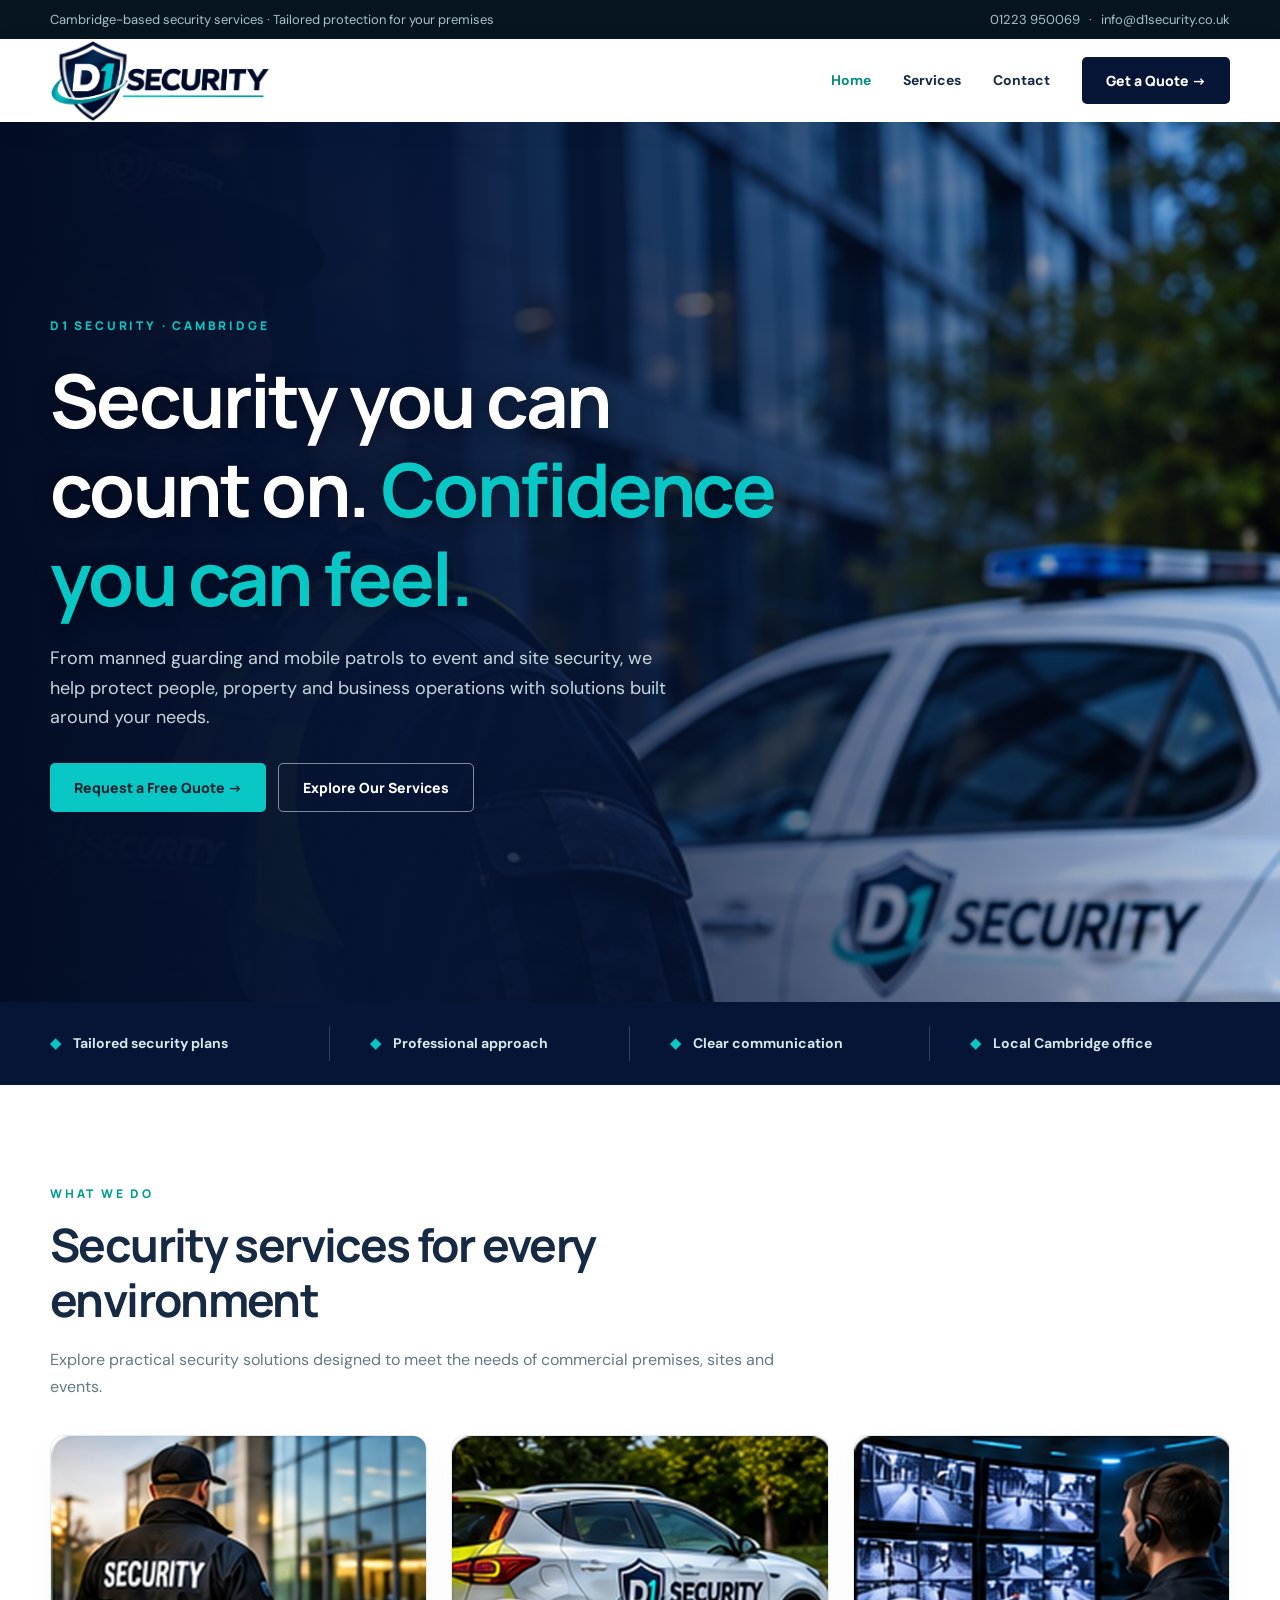
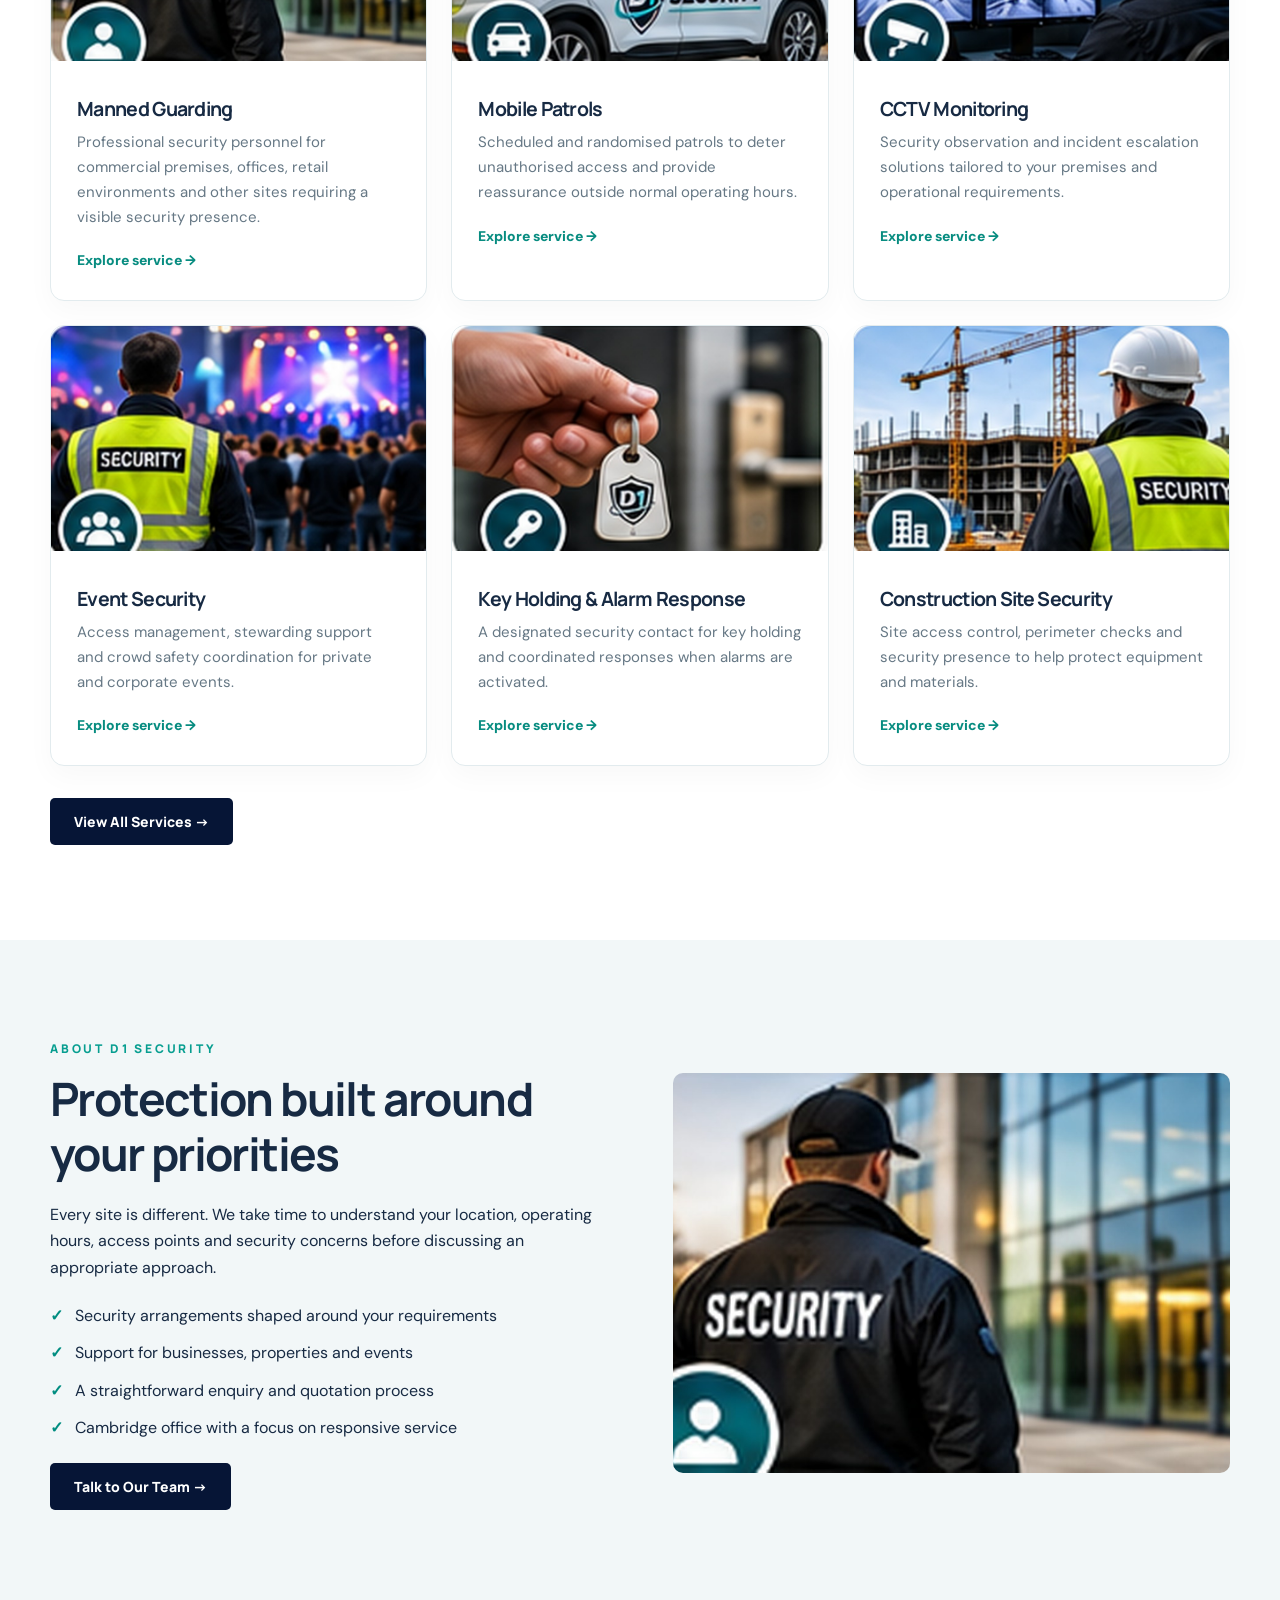
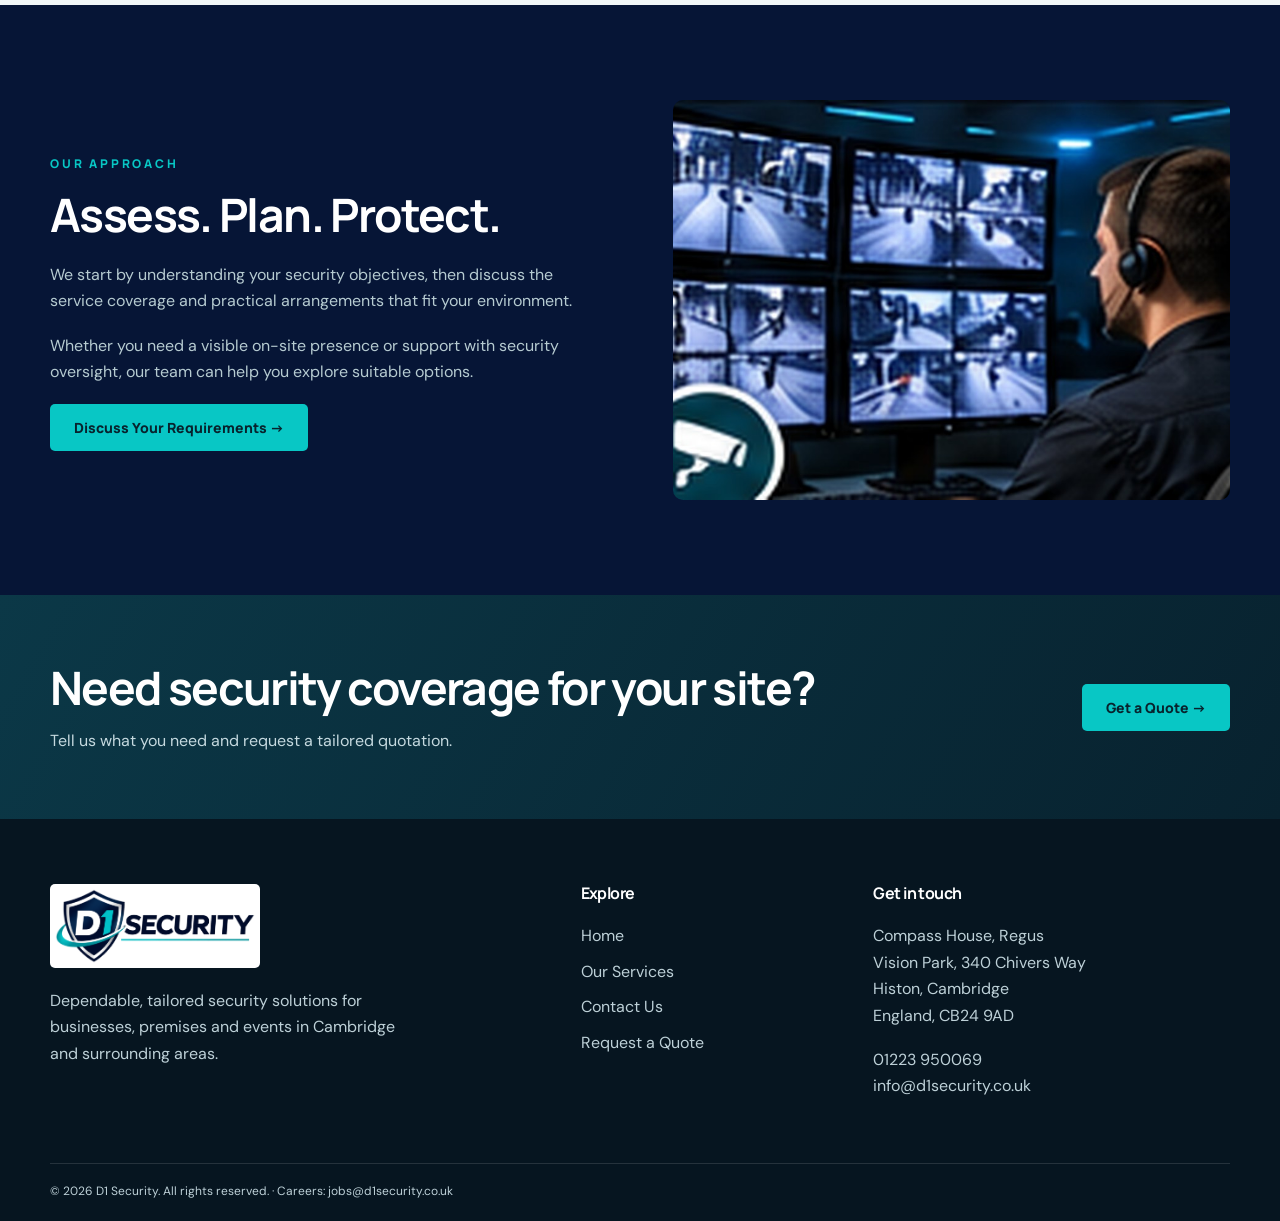
<file: index.html>
<!doctype html><html lang="en"><head><meta charset="utf-8"><meta name="viewport" content="width=device-width,initial-scale=1"><meta name="description" content="D1 Security provides manned guarding, patrols, CCTV monitoring, event security and site protection services in Cambridge."><meta name="theme-color" content="#071d2c"><link rel="icon" type="image/svg+xml" href="/images/favicon.svg"><link rel="stylesheet" href="/assets/css/style.css"><title>Professional Security Services Cambridge | D1 Security</title></head><body><div class="topbar"><div class="wrap"><span>Cambridge-based security services · Tailored protection for your premises</span><span><a href="tel:01223950069">01223 950069</a> &nbsp; · &nbsp; <a href="mailto:info@d1security.co.uk">info@d1security.co.uk</a></span></div></div><header><div class="wrap nav"><a class="brand" href="/" aria-label="D1 Security home"><img class="brand-logo" src="/images/d1-security-logo.png" alt="D1 Security"></a><button class="menu" aria-label="Toggle navigation" aria-expanded="false">☰</button><nav class="links"><a href="/" data-nav="home" class="active">Home</a><a href="/services" data-nav="services">Services</a><a href="/contact" data-nav="contact">Contact</a><a class="btn dark" href="/contact#quote">Get a Quote →</a></nav></div></header><main><section class="hero"><div class="wrap"><div class="hero-content"><span class="eyebrow">D1 Security · Cambridge</span><h1>Security you can count on. <span style="color:var(--mint)">Confidence you can feel.</span></h1><p>From manned guarding and mobile patrols to event and site security, we help protect people, property and business operations with solutions built around your needs.</p><div class="actions"><a class="btn" href="/contact#quote">Request a Free Quote →</a><a class="btn outline" href="/services">Explore Our Services</a></div></div></div></section><div class="trust-strip"><div class="wrap trust-grid"><div><span>◆</span> Tailored security plans</div><div><span>◆</span> Professional approach</div><div><span>◆</span> Clear communication</div><div><span>◆</span> Local Cambridge office</div></div></div><section><div class="wrap"><div class="section-head"><span class="eyebrow">What we do</span><h2>Security services for every environment</h2><p>Explore practical security solutions designed to meet the needs of commercial premises, sites and events.</p></div><div class="grid"><article class="card"><img src="/images/manned-guarding.jpg" alt="Photograph depicting manned guarding" loading="lazy"><div class="card-body"><h3>Manned Guarding</h3><p>Professional security personnel for commercial premises, offices, retail environments and other sites requiring a visible security presence.</p><a class="arrow" href="/services">Explore service →</a></div></article><article class="card"><img src="/images/mobile-patrols.jpg" alt="Photograph depicting mobile patrols" loading="lazy"><div class="card-body"><h3>Mobile Patrols</h3><p>Scheduled and randomised patrols to deter unauthorised access and provide reassurance outside normal operating hours.</p><a class="arrow" href="/services">Explore service →</a></div></article><article class="card"><img src="/images/cctv.jpg" alt="Photograph depicting cctv monitoring" loading="lazy"><div class="card-body"><h3>CCTV Monitoring</h3><p>Security observation and incident escalation solutions tailored to your premises and operational requirements.</p><a class="arrow" href="/services">Explore service →</a></div></article><article class="card"><img src="/images/event-security.jpg" alt="Photograph depicting event security" loading="lazy"><div class="card-body"><h3>Event Security</h3><p>Access management, stewarding support and crowd safety coordination for private and corporate events.</p><a class="arrow" href="/services">Explore service →</a></div></article><article class="card"><img src="/images/keyholding.jpg" alt="Photograph depicting key holding & alarm response" loading="lazy"><div class="card-body"><h3>Key Holding & Alarm Response</h3><p>A designated security contact for key holding and coordinated responses when alarms are activated.</p><a class="arrow" href="/services">Explore service →</a></div></article><article class="card"><img src="/images/construction.jpg" alt="Photograph depicting construction site security" loading="lazy"><div class="card-body"><h3>Construction Site Security</h3><p>Site access control, perimeter checks and security presence to help protect equipment and materials.</p><a class="arrow" href="/services">Explore service →</a></div></article></div><div style="margin-top:32px"><a class="btn dark" href="/services">View All Services →</a></div></div></section><section class="soft"><div class="wrap split"><div><span class="eyebrow">About D1 Security</span><h2>Protection built around your priorities</h2><p>Every site is different. We take time to understand your location, operating hours, access points and security concerns before discussing an appropriate approach.</p><ul class="checks"><li>Security arrangements shaped around your requirements</li><li>Support for businesses, properties and events</li><li>A straightforward enquiry and quotation process</li><li>Cambridge office with a focus on responsive service</li></ul><a href="/contact" class="btn dark">Talk to Our Team →</a></div><img src="/images/security-officer.jpg" alt="Security officer outside commercial premises" loading="lazy"></div></section><section class="dark-section"><div class="wrap split"><div><span class="eyebrow">Our approach</span><h2>Assess. Plan. Protect.</h2><p>We start by understanding your security objectives, then discuss the service coverage and practical arrangements that fit your environment.</p><p>Whether you need a visible on-site presence or support with security oversight, our team can help you explore suitable options.</p><a href="/contact#quote" class="btn">Discuss Your Requirements →</a></div><img src="/images/security-control-room.jpg" alt="Security monitoring control room" loading="lazy"></div></section><div class="cta"><div class="wrap"><div><h2>Need security coverage for your site?</h2><p>Tell us what you need and request a tailored quotation.</p></div><a class="btn" href="/contact#quote">Get a Quote →</a></div></div></main><footer><div class="wrap"><div class="footer-grid"><div><a class="brand" href="/" aria-label="D1 Security home"><img class="brand-logo" src="/images/d1-security-logo.png" alt="D1 Security"></a><p style="margin-top:20px;max-width:360px">Dependable, tailored security solutions for businesses, premises and events in Cambridge and surrounding areas.</p></div><div><h4>Explore</h4><div class="footer-links"><a href="/">Home</a><a href="/services">Our Services</a><a href="/contact">Contact Us</a><a href="/contact#quote">Request a Quote</a></div></div><div><h4>Get in touch</h4><p>Compass House, Regus<br>Vision Park, 340 Chivers Way<br>Histon, Cambridge<br>England, CB24 9AD</p><p><a href="tel:01223950069">01223 950069</a><br><a href="mailto:info@d1security.co.uk">info@d1security.co.uk</a></p></div></div><div class="bottom">© <span id="year"></span> D1 Security. All rights reserved. · <a href="mailto:jobs@d1security.co.uk">Careers: jobs@d1security.co.uk</a></div></div></footer><script src="/assets/js/main.js"></script><script>document.getElementById('year').textContent=new Date().getFullYear()</script></body></html>
</file>
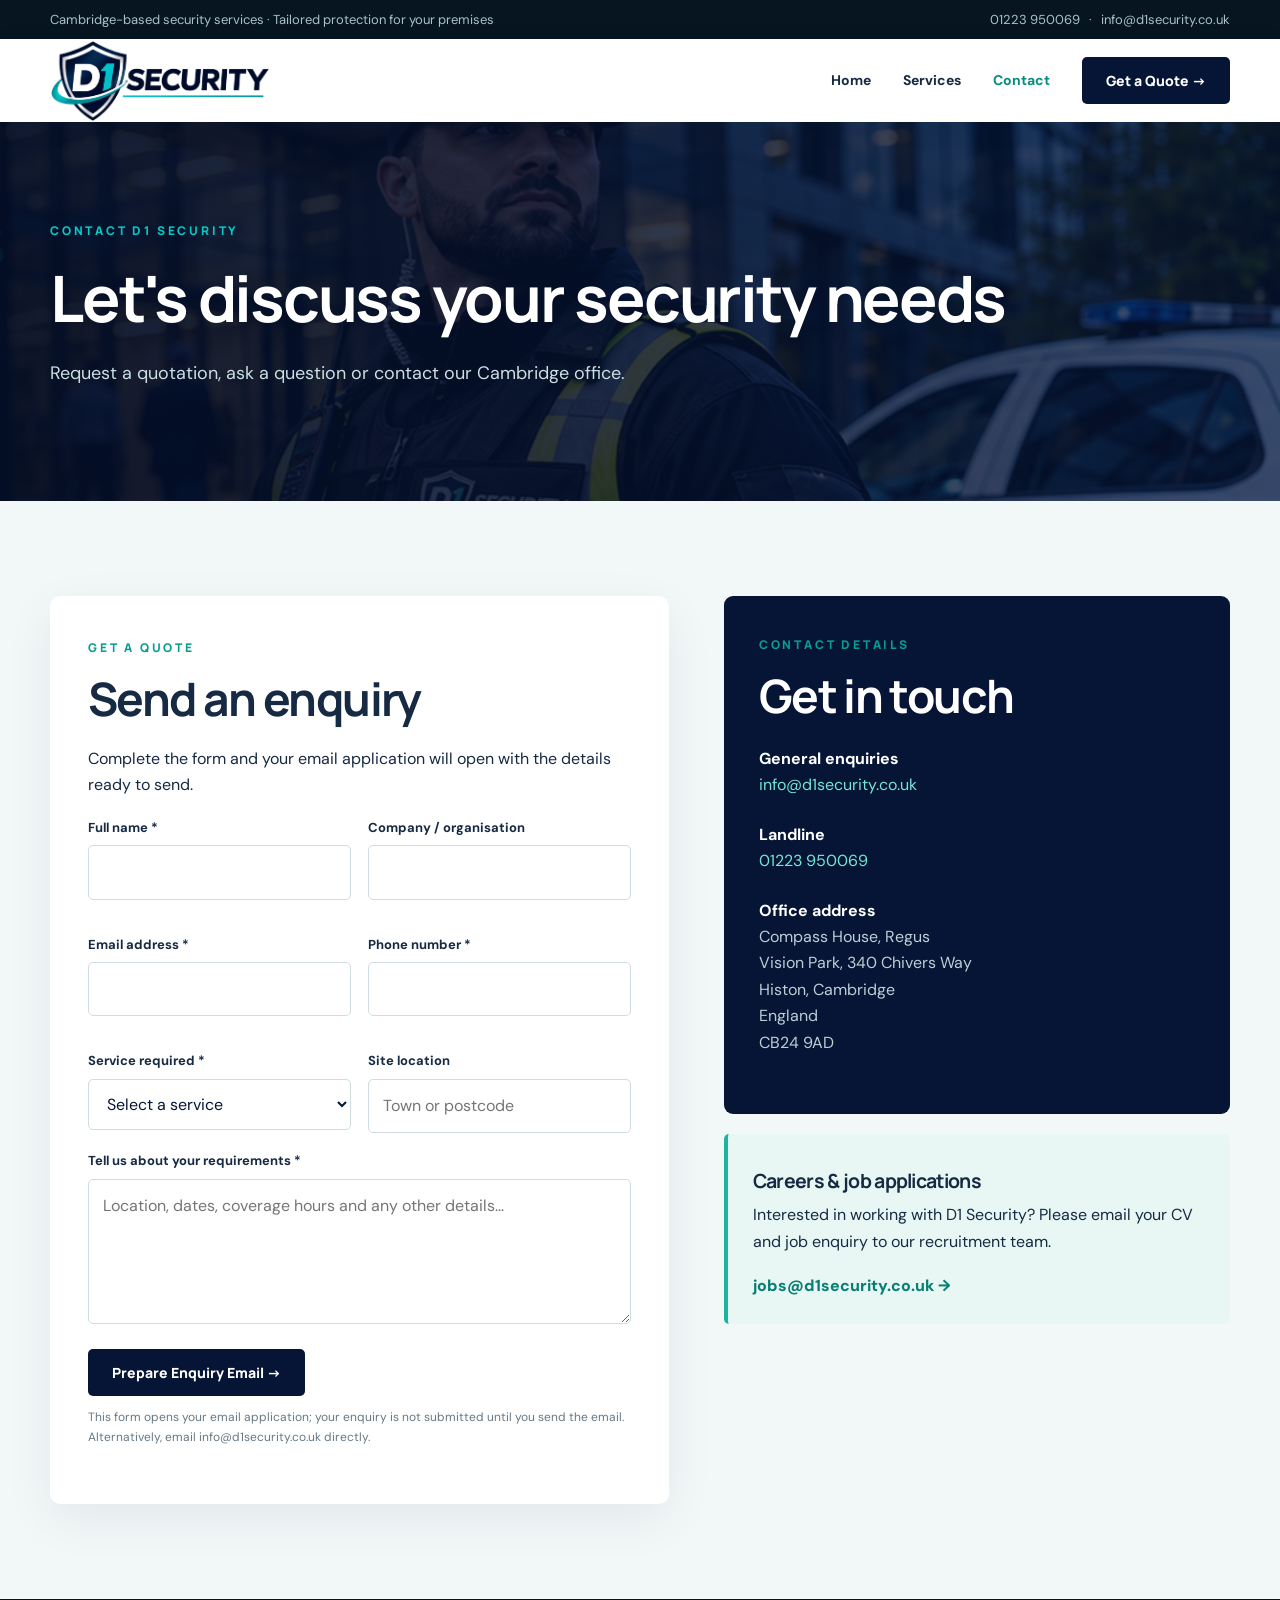
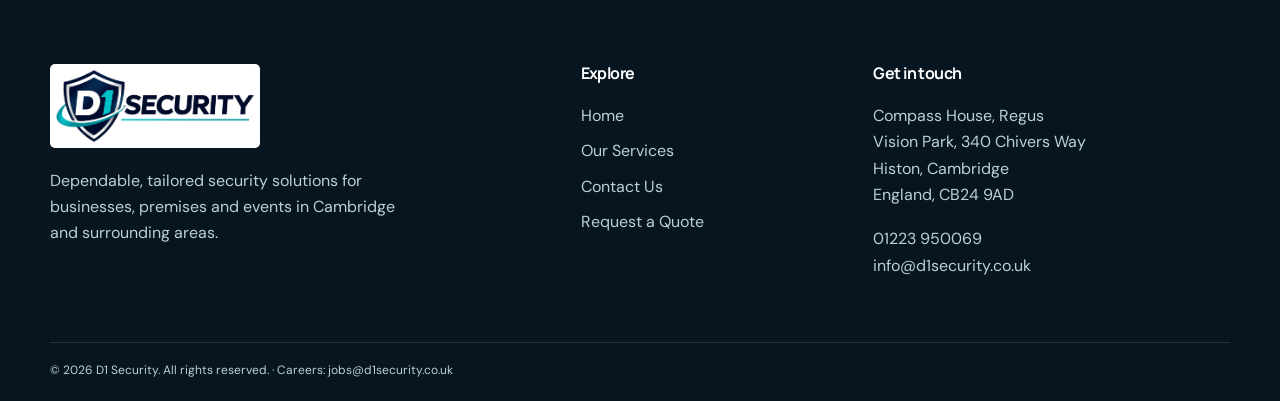
<file: contact/index.html>
<!doctype html><html lang="en"><head><meta charset="utf-8"><meta name="viewport" content="width=device-width,initial-scale=1"><meta name="description" content="Contact D1 Security in Histon, Cambridge for security enquiries, quotations and careers."><meta name="theme-color" content="#071d2c"><link rel="icon" type="image/svg+xml" href="/images/favicon.svg"><link rel="stylesheet" href="/assets/css/style.css"><title>Contact &amp; Get a Quote | D1 Security</title></head><body><div class="topbar"><div class="wrap"><span>Cambridge-based security services · Tailored protection for your premises</span><span><a href="tel:01223950069">01223 950069</a> &nbsp; · &nbsp; <a href="mailto:info@d1security.co.uk">info@d1security.co.uk</a></span></div></div><header><div class="wrap nav"><a class="brand" href="/" aria-label="D1 Security home"><img class="brand-logo" src="/images/d1-security-logo.png" alt="D1 Security"></a><button class="menu" aria-label="Toggle navigation" aria-expanded="false">☰</button><nav class="links"><a href="/" data-nav="home">Home</a><a href="/services" data-nav="services">Services</a><a href="/contact" data-nav="contact" class="active">Contact</a><a class="btn dark" href="/contact#quote">Get a Quote →</a></nav></div></header><main><section class="page-hero"><div class="wrap"><span class="eyebrow">Contact D1 Security</span><h1>Let's discuss your security needs</h1><p>Request a quotation, ask a question or contact our Cambridge office.</p></div></section><section class="soft" id="quote"><div class="wrap contact-layout"><div class="form-panel"><span class="eyebrow">Get a quote</span><h2>Send an enquiry</h2><p>Complete the form and your email application will open with the details ready to send.</p><form id="enquiry-form"><div class="form-grid"><div class="field"><label for="name">Full name *</label><input id="name" name="name" required autocomplete="name"></div><div class="field"><label for="company">Company / organisation</label><input id="company" name="company" autocomplete="organization"></div><div class="field"><label for="email">Email address *</label><input id="email" name="email" type="email" required autocomplete="email"></div><div class="field"><label for="phone">Phone number *</label><input id="phone" name="phone" type="tel" required autocomplete="tel"></div><div class="field"><label for="service">Service required *</label><select id="service" name="service" required><option value="">Select a service</option><option>Manned Guarding</option><option>Mobile Patrols</option><option>CCTV Monitoring</option><option>Event Security</option><option>Key Holding & Alarm Response</option><option>Construction Site Security</option><option>Other / Not Sure</option></select></div><div class="field"><label for="location">Site location</label><input id="location" name="location" placeholder="Town or postcode"></div></div><div class="field"><label for="message">Tell us about your requirements *</label><textarea id="message" name="message" required placeholder="Location, dates, coverage hours and any other details..."></textarea></div><button class="btn dark" type="submit">Prepare Enquiry Email →</button><p id="form-status" class="status" role="status" aria-live="polite"></p><p class="notice">This form opens your email application; your enquiry is not submitted until you send the email. Alternatively, email info@d1security.co.uk directly.</p></form></div><aside><div class="info-box"><span class="eyebrow">Contact details</span><h2>Get in touch</h2><div class="info-row"><strong>General enquiries</strong><a href="mailto:info@d1security.co.uk">info@d1security.co.uk</a></div><div class="info-row"><strong>Landline</strong><a href="tel:01223950069">01223 950069</a></div><div class="info-row"><strong>Office address</strong><p>Compass House, Regus<br>Vision Park, 340 Chivers Way<br>Histon, Cambridge<br>England<br>CB24 9AD</p></div></div><div class="job-box"><h3>Careers & job applications</h3><p>Interested in working with D1 Security? Please email your CV and job enquiry to our recruitment team.</p><a href="mailto:jobs@d1security.co.uk?subject=Job%20Application%20-%20D1%20Security">jobs@d1security.co.uk →</a></div></aside></div></section></main><footer><div class="wrap"><div class="footer-grid"><div><a class="brand" href="/" aria-label="D1 Security home"><img class="brand-logo" src="/images/d1-security-logo.png" alt="D1 Security"></a><p style="margin-top:20px;max-width:360px">Dependable, tailored security solutions for businesses, premises and events in Cambridge and surrounding areas.</p></div><div><h4>Explore</h4><div class="footer-links"><a href="/">Home</a><a href="/services">Our Services</a><a href="/contact">Contact Us</a><a href="/contact#quote">Request a Quote</a></div></div><div><h4>Get in touch</h4><p>Compass House, Regus<br>Vision Park, 340 Chivers Way<br>Histon, Cambridge<br>England, CB24 9AD</p><p><a href="tel:01223950069">01223 950069</a><br><a href="mailto:info@d1security.co.uk">info@d1security.co.uk</a></p></div></div><div class="bottom">© <span id="year"></span> D1 Security. All rights reserved. · <a href="mailto:jobs@d1security.co.uk">Careers: jobs@d1security.co.uk</a></div></div></footer><script src="/assets/js/main.js"></script><script>document.getElementById('year').textContent=new Date().getFullYear()</script></body></html>
</file>
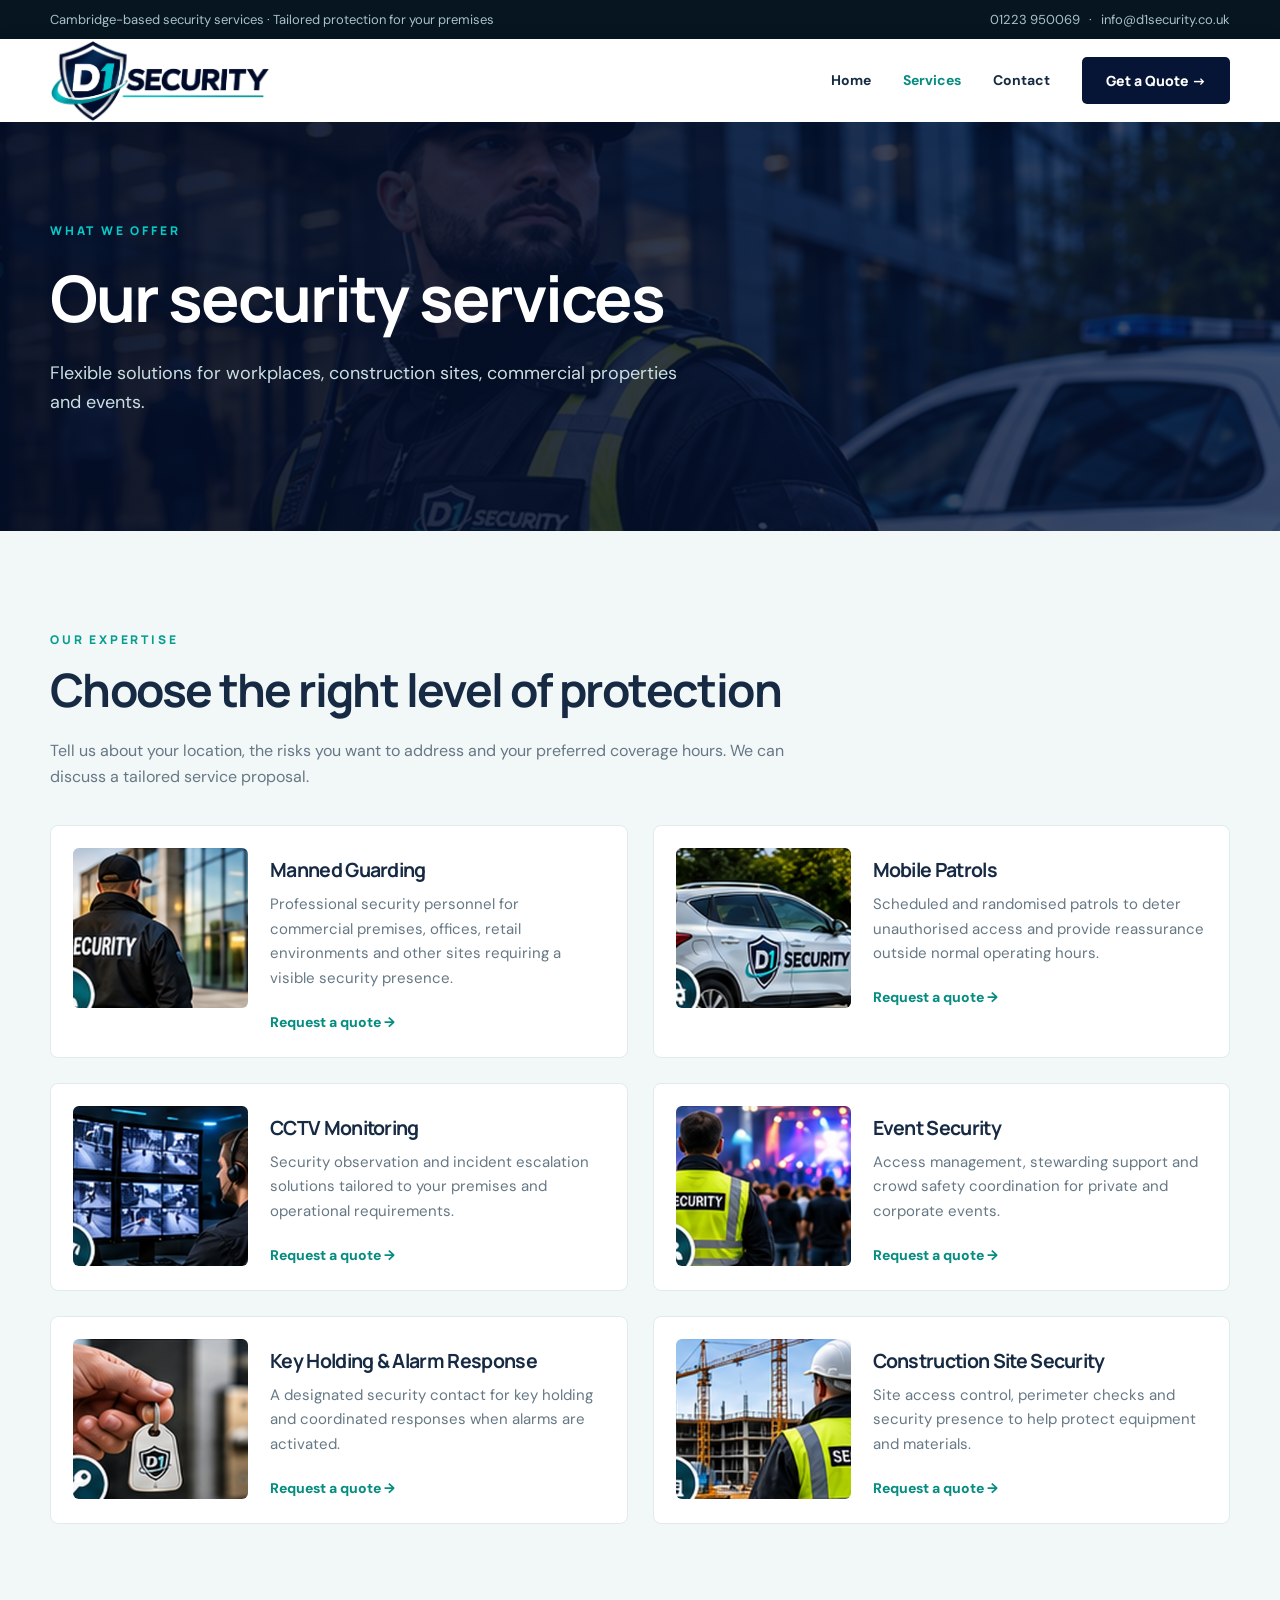
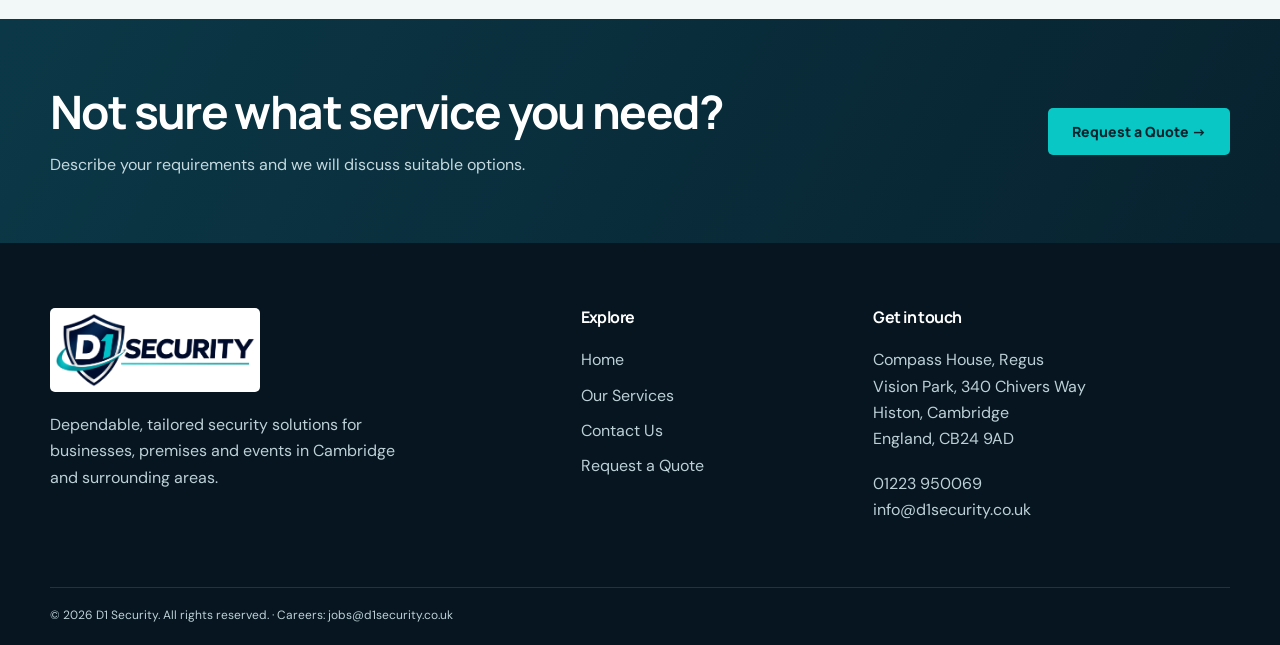
<file: services/index.html>
<!doctype html><html lang="en"><head><meta charset="utf-8"><meta name="viewport" content="width=device-width,initial-scale=1"><meta name="description" content="Explore D1 Security services: manned guarding, mobile patrols, CCTV monitoring, event security, key holding and construction site security."><meta name="theme-color" content="#071d2c"><link rel="icon" type="image/svg+xml" href="/images/favicon.svg"><link rel="stylesheet" href="/assets/css/style.css"><title>Security Services | D1 Security</title></head><body><div class="topbar"><div class="wrap"><span>Cambridge-based security services · Tailored protection for your premises</span><span><a href="tel:01223950069">01223 950069</a> &nbsp; · &nbsp; <a href="mailto:info@d1security.co.uk">info@d1security.co.uk</a></span></div></div><header><div class="wrap nav"><a class="brand" href="/" aria-label="D1 Security home"><img class="brand-logo" src="/images/d1-security-logo.png" alt="D1 Security"></a><button class="menu" aria-label="Toggle navigation" aria-expanded="false">☰</button><nav class="links"><a href="/" data-nav="home">Home</a><a href="/services" data-nav="services" class="active">Services</a><a href="/contact" data-nav="contact">Contact</a><a class="btn dark" href="/contact#quote">Get a Quote →</a></nav></div></header><main><section class="page-hero"><div class="wrap"><span class="eyebrow">What we offer</span><h1>Our security services</h1><p>Flexible solutions for workplaces, construction sites, commercial properties and events.</p></div></section><section class="soft"><div class="wrap"><div class="section-head"><span class="eyebrow">Our expertise</span><h2>Choose the right level of protection</h2><p>Tell us about your location, the risks you want to address and your preferred coverage hours. We can discuss a tailored service proposal.</p></div><div class="service-list"><article class="service-item"><img src="/images/manned-guarding.jpg" alt="Manned Guarding illustration" loading="lazy"><div><h3>Manned Guarding</h3><p>Professional security personnel for commercial premises, offices, retail environments and other sites requiring a visible security presence.</p><a class="arrow" href="/contact#quote">Request a quote →</a></div></article><article class="service-item"><img src="/images/mobile-patrols.jpg" alt="Mobile Patrols illustration" loading="lazy"><div><h3>Mobile Patrols</h3><p>Scheduled and randomised patrols to deter unauthorised access and provide reassurance outside normal operating hours.</p><a class="arrow" href="/contact#quote">Request a quote →</a></div></article><article class="service-item"><img src="/images/cctv.jpg" alt="CCTV Monitoring illustration" loading="lazy"><div><h3>CCTV Monitoring</h3><p>Security observation and incident escalation solutions tailored to your premises and operational requirements.</p><a class="arrow" href="/contact#quote">Request a quote →</a></div></article><article class="service-item"><img src="/images/event-security.jpg" alt="Event Security illustration" loading="lazy"><div><h3>Event Security</h3><p>Access management, stewarding support and crowd safety coordination for private and corporate events.</p><a class="arrow" href="/contact#quote">Request a quote →</a></div></article><article class="service-item"><img src="/images/keyholding.jpg" alt="Key Holding & Alarm Response illustration" loading="lazy"><div><h3>Key Holding & Alarm Response</h3><p>A designated security contact for key holding and coordinated responses when alarms are activated.</p><a class="arrow" href="/contact#quote">Request a quote →</a></div></article><article class="service-item"><img src="/images/construction.jpg" alt="Construction Site Security illustration" loading="lazy"><div><h3>Construction Site Security</h3><p>Site access control, perimeter checks and security presence to help protect equipment and materials.</p><a class="arrow" href="/contact#quote">Request a quote →</a></div></article></div></div></section><div class="cta"><div class="wrap"><div><h2>Not sure what service you need?</h2><p>Describe your requirements and we will discuss suitable options.</p></div><a class="btn" href="/contact#quote">Request a Quote →</a></div></div></main><footer><div class="wrap"><div class="footer-grid"><div><a class="brand" href="/" aria-label="D1 Security home"><img class="brand-logo" src="/images/d1-security-logo.png" alt="D1 Security"></a><p style="margin-top:20px;max-width:360px">Dependable, tailored security solutions for businesses, premises and events in Cambridge and surrounding areas.</p></div><div><h4>Explore</h4><div class="footer-links"><a href="/">Home</a><a href="/services">Our Services</a><a href="/contact">Contact Us</a><a href="/contact#quote">Request a Quote</a></div></div><div><h4>Get in touch</h4><p>Compass House, Regus<br>Vision Park, 340 Chivers Way<br>Histon, Cambridge<br>England, CB24 9AD</p><p><a href="tel:01223950069">01223 950069</a><br><a href="mailto:info@d1security.co.uk">info@d1security.co.uk</a></p></div></div><div class="bottom">© <span id="year"></span> D1 Security. All rights reserved. · <a href="mailto:jobs@d1security.co.uk">Careers: jobs@d1security.co.uk</a></div></div></footer><script src="/assets/js/main.js"></script><script>document.getElementById('year').textContent=new Date().getFullYear()</script></body></html>
</file>
<file: assets/css/style.css>
@import url('https://fonts.googleapis.com/css2?family=DM+Sans:wght@400;500;600;700&family=Manrope:wght@400;500;600;700;800&display=swap');
:root{--navy:#061536;--deep:#030d25;--mint:#08c7c5;--white:#fff;--text:#172a43;--muted:#667885;--light:#f2f7f8}*{box-sizing:border-box}html{scroll-behavior:smooth}body{margin:0;font-family:'DM Sans',Arial,sans-serif;color:var(--text);line-height:1.65}h1,h2,h3,h4{font-family:Manrope,Arial,sans-serif;line-height:1.2;letter-spacing:-.035em}h1{font-size:clamp(2.8rem,5.8vw,5.7rem);margin:16px 0 22px}h2{font-size:clamp(2rem,3.6vw,3.2rem);margin:10px 0 20px}h3{font-size:1.22rem;margin:10px 0}p{margin:0 0 18px}a{color:inherit;text-decoration:none}img{display:block;max-width:100%}.wrap{width:min(1180px,calc(100% - 48px));margin:auto}.topbar{background:#061520;color:#a9c2ca;font-size:13px}.topbar .wrap{display:flex;justify-content:space-between;gap:15px;padding:9px 0}.topbar a:hover{color:var(--mint)}header{background:#fff;position:sticky;top:0;z-index:20;box-shadow:0 5px 25px #071d2c12}.nav{height:83px;display:flex;align-items:center;justify-content:space-between;gap:20px}.brand{font:800 25px Manrope;color:var(--navy);letter-spacing:-1px;display:flex;align-items:center;gap:10px}.brand-mark{width:40px;height:40px;border:3px solid var(--mint);background:var(--navy);color:#fff;display:grid;place-items:center;clip-path:polygon(50% 0,100% 19%,100% 70%,50% 100%,0 70%,0 19%);font-size:15px}.brand em{font-style:normal;color:#179b8c}.links{display:flex;align-items:center;gap:32px;font-weight:700;font-size:14px}.links a:hover,.links a.active{color:#078c80}.btn{display:inline-flex;justify-content:center;align-items:center;padding:14px 24px;background:var(--mint);color:#08232d;border:0;border-radius:5px;font:800 14px Manrope;cursor:pointer;transition:.2s}.btn:hover{transform:translateY(-2px);background:#7debd9}.btn.dark{background:var(--navy);color:white}.btn.outline{background:transparent;border:1px solid #ffffff80;color:white}.btn.outline:hover{background:#ffffff20}.menu{display:none;background:none;border:0;font-size:27px}.hero{position:relative;min-height:650px;background:linear-gradient(90deg,#061824 0%,#061824eb 45%,#06182455 100%),url('../../images/hero-security.jpg') center/cover;color:#fff;display:flex;align-items:center}.hero .wrap{padding:95px 0}.hero-content{max-width:770px}.eyebrow{font:800 12px Manrope;letter-spacing:2.8px;text-transform:uppercase;color:#079e90}.hero .eyebrow,.dark-section .eyebrow,.page-hero .eyebrow{color:var(--mint)}.hero p{max-width:630px;color:#c5d6dd;font-size:18px}.actions{display:flex;gap:12px;flex-wrap:wrap;margin-top:30px}.trust-strip{background:var(--navy);color:#d5e8eb}.trust-grid{display:grid;grid-template-columns:repeat(4,1fr);gap:20px;padding:24px 0}.trust-grid div{border-right:1px solid #ffffff30;padding:6px 20px;font-weight:700;font-size:14px}.trust-grid div:first-child{padding-left:0}.trust-grid div:last-child{border:0}.trust-grid span{color:var(--mint);margin-right:9px}section{padding:95px 0}.section-head{max-width:750px;margin-bottom:35px}.section-head p{color:var(--muted)}.grid{display:grid;grid-template-columns:repeat(3,1fr);gap:24px}.card{background:white;border:1px solid #e2ebee;border-radius:9px;overflow:hidden;box-shadow:0 10px 28px #081c2c08;transition:.2s}.card:hover{transform:translateY(-5px);box-shadow:0 15px 35px #081c2c18}.card img{width:100%;height:205px;object-fit:cover}.card-body{padding:24px}.card p{font-size:15px;color:var(--muted)}.arrow{font-size:14px;color:#078c80;font-weight:800}.soft{background:var(--light)}.split{display:grid;grid-template-columns:1fr 1fr;gap:65px;align-items:center}.split img{border-radius:10px;width:100%;min-height:400px;object-fit:cover}.checks{list-style:none;padding:0;margin:22px 0}.checks li{margin:11px 0}.checks li:before{content:'✓';color:#008d80;font-weight:900;margin-right:12px}.dark-section{background:var(--navy);color:white}.dark-section p{color:#b6cbd1}.cta{background:linear-gradient(120deg,#0b3847,#08222f);color:white;padding:65px 0}.cta .wrap{display:flex;justify-content:space-between;align-items:center;gap:30px}.cta h2{margin:0 0 12px}.cta p{margin:0;color:#c5d9df}.page-hero{background:linear-gradient(90deg,#061824ed,#0c3547d8),url('../../images/hero-security.jpg') center/cover;color:white;padding:95px 0}.page-hero h1{font-size:clamp(2.7rem,5vw,4.5rem)}.page-hero p{max-width:660px;color:#cbdfe3;font-size:18px}.service-list{display:grid;grid-template-columns:repeat(2,1fr);gap:25px}.service-item{display:flex;gap:22px;background:#fff;border:1px solid #e1ebed;border-radius:8px;padding:22px}.service-item img{width:175px;height:160px;object-fit:cover;border-radius:6px}.service-item p{color:var(--muted);font-size:15px}.contact-layout{display:grid;grid-template-columns:1.1fr .9fr;gap:55px}.form-panel{background:#fff;padding:38px;border-radius:10px;box-shadow:0 15px 50px #091e2d10}.form-grid{display:grid;grid-template-columns:1fr 1fr;gap:17px}.field{margin-bottom:17px}label{display:block;font-weight:700;font-size:13px;margin-bottom:7px}input,select,textarea{width:100%;padding:13px 14px;border:1px solid #cfdde1;border-radius:5px;font:inherit;background:white;color:var(--navy)}input:focus,select:focus,textarea:focus{outline:2px solid #51d8c4;border-color:#51d8c4}textarea{resize:vertical;min-height:145px}.notice{font-size:12px;color:var(--muted)}.info-box{background:var(--navy);color:white;padding:35px;border-radius:9px;margin-bottom:20px}.info-box p{color:#b9d0d6}.info-box a{color:#74e6d5}.info-row{margin:23px 0}.info-row strong{display:block;color:#fff}.job-box{background:#e8f7f4;border-left:4px solid #1db49f;padding:25px;border-radius:5px}.job-box a{font-weight:800;color:#087f73}footer{background:#061520;color:#bdd0d7;padding:65px 0 20px}footer .footer-grid{display:grid;grid-template-columns:2fr 1fr 1.5fr;gap:55px}footer .brand{color:white}footer h4{color:white;margin:0 0 20px}footer a:hover{color:var(--mint)}footer .footer-links a{display:block;margin:9px 0}.bottom{border-top:1px solid #ffffff20;margin-top:45px;padding-top:18px;font-size:12px}.status{font-size:14px;margin:12px 0;color:#126e64}@media(max-width:900px){.grid{grid-template-columns:repeat(2,1fr)}.split,.contact-layout{grid-template-columns:1fr}.service-list{grid-template-columns:1fr}.trust-grid{grid-template-columns:repeat(2,1fr)}.trust-grid div:nth-child(2){border:0}}@media(max-width:650px){.wrap{width:min(100% - 32px,1180px)}.topbar .wrap{flex-direction:column;gap:0}.nav{height:70px}.menu{display:block}.links{display:none;position:absolute;top:70px;left:0;right:0;background:#fff;padding:22px;flex-direction:column;align-items:stretch;gap:15px;box-shadow:0 10px 15px #0002}.links.open{display:flex}.hero{min-height:600px}.hero .wrap{padding:75px 0}.hero p{font-size:16px}section{padding:65px 0}.grid,.form-grid{grid-template-columns:1fr}.trust-grid{gap:4px}.trust-grid div{padding:10px;font-size:12px}.service-item{display:block}.service-item img{width:100%;height:180px;margin-bottom:18px}.cta .wrap{display:block}.cta .btn{margin-top:22px}footer .footer-grid{grid-template-columns:1fr;gap:28px}.form-panel{padding:23px}}

/* D1 Security logo: consistent navy and turquoise identity */
.brand-logo{display:block;width:205px;max-width:100%;height:auto;object-fit:contain}.brand{flex-shrink:0}footer .brand-logo{background:#fff;border-radius:5px;padding:5px;width:210px}@media(max-width:600px){.brand-logo{width:170px}}

/* Photographic brand refresh */
.hero{background:linear-gradient(90deg,#030d25 0%,#061536f5 31%,#061536a8 59%,#06153625 100%),url('../../images/hero-security.jpg') center right/cover no-repeat}
.page-hero{background:linear-gradient(90deg,#030d25f2,#061536b8),url('../../images/hero-security.jpg') center/cover no-repeat}
.card img,.service-item img{background:#061536;object-fit:cover}
.card img{height:225px}.card{border-radius:14px}.card-body{padding:26px}
.brand-logo{width:220px}.hero h1{max-width:760px;text-shadow:0 2px 18px #0006}
@media(max-width:650px){.hero{background-position:62% center}.hero h1{font-size:clamp(2.5rem,10vw,4rem)}}
</file>
